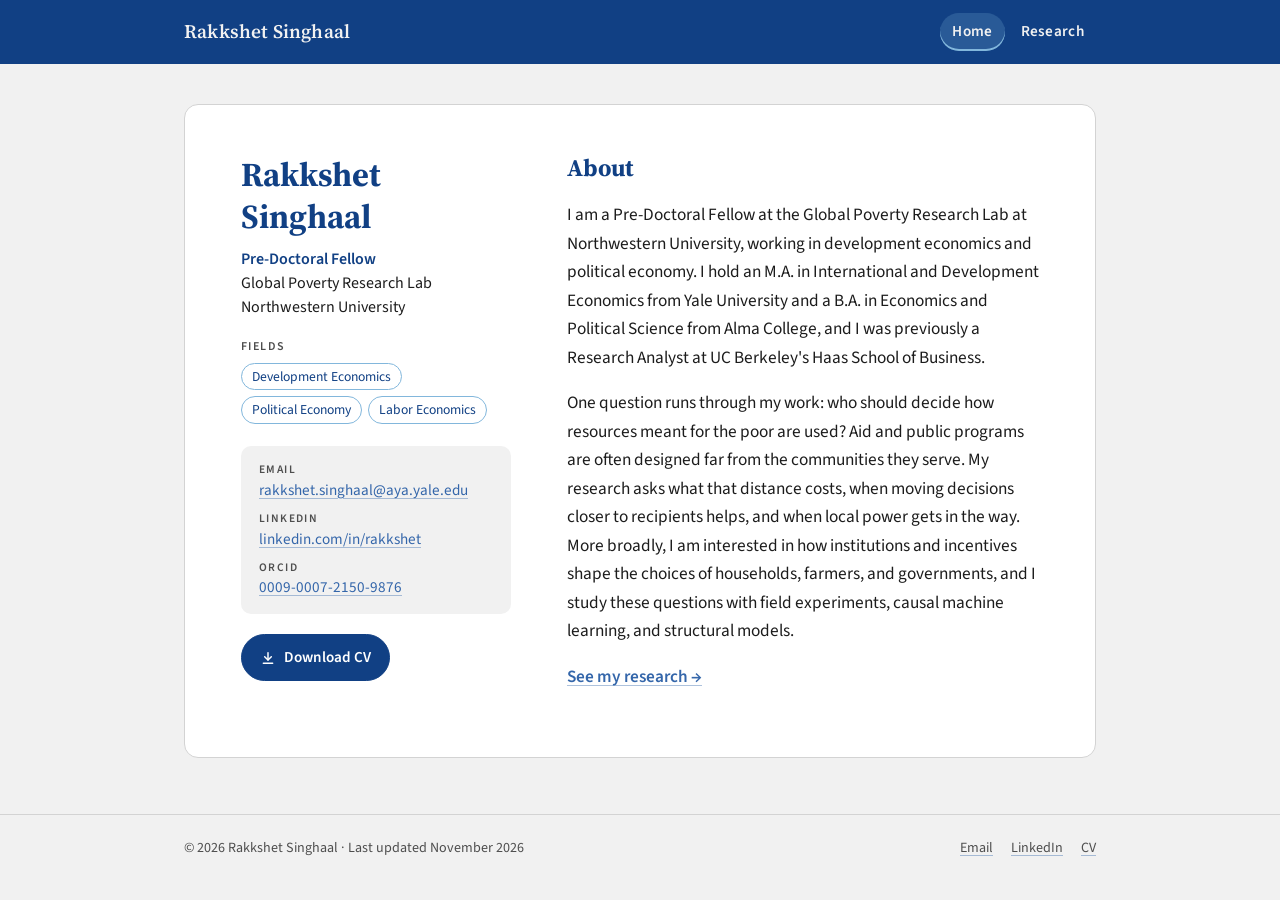
<file: index.html>
<!doctype html>
<html lang="en">
<head>
  <meta charset="utf-8">
  <meta name="viewport" content="width=device-width, initial-scale=1">
  <title>Rakkshet Singhaal</title>
  <meta name="description" content="Rakkshet Singhaal is a Pre-Doctoral Fellow at the Global Poverty Research Lab, Northwestern University, working in development economics and political economy.">
  <meta property="og:title" content="Rakkshet Singhaal">
  <meta property="og:description" content="Pre-Doctoral Fellow, Global Poverty Research Lab, Northwestern University. Development economics and political economy.">
  <meta property="og:type" content="website">
  <meta name="color-scheme" content="light dark">
  <link rel="icon" href="data:image/svg+xml,%3Csvg xmlns='http://www.w3.org/2000/svg' viewBox='0 0 64 64'%3E%3Crect width='64' height='64' rx='14' fill='%23114084'/%3E%3Ctext x='32' y='43' font-family='Georgia,serif' font-size='30' font-weight='700' text-anchor='middle' fill='%23F1F1F1'%3ERS%3C/text%3E%3C/svg%3E">
  <link rel="preconnect" href="https://fonts.googleapis.com">
  <link rel="preconnect" href="https://fonts.gstatic.com" crossorigin>
  <link href="https://fonts.googleapis.com/css2?family=Source+Sans+3:ital,wght@0,400;0,600;1,400&family=Source+Serif+4:opsz,wght@8..60,600;8..60,700&display=swap" rel="stylesheet">
  <link rel="stylesheet" href="style.css">
</head>
<body>

  <header class="site-header">
    <div class="wrap">
      <a class="brand" href="index.html">Rakkshet Singhaal</a>
      <nav class="site-nav" aria-label="Main">
        <a href="index.html" aria-current="page">Home</a>
        <a href="research.html">Research</a>
      </nav>
    </div>
  </header>

  <main>
    <div class="wrap">
      <div class="sheet home">

        <aside class="profile">
          <h1>Rakkshet Singhaal</h1>
          <p class="role">
            <strong>Pre-Doctoral Fellow</strong>
            Global Poverty Research Lab<br>
            Northwestern University
          </p>

          <span class="label">Fields</span>
          <ul class="fields">
            <li>Development Economics</li>
            <li>Political Economy</li>
            <li>Labor Economics</li>
          </ul>

          <dl class="contact">
            <dt>Email</dt>
            <dd><a href="mailto:rakkshet.singhaal@aya.yale.edu">rakkshet.singhaal@aya.yale.edu</a></dd>
            <dt>LinkedIn</dt>
            <dd><a href="https://www.linkedin.com/in/rakkshet">linkedin.com/in/rakkshet</a></dd>
            <dt>ORCID</dt>
            <dd><a href="https://orcid.org/0009-0007-2150-9876">0009-0007-2150-9876</a></dd>
          </dl>

          <a class="btn" href="files/Singhaal_CV.pdf">
            <svg viewBox="0 0 24 24" fill="none" stroke="currentColor" stroke-width="2.2" stroke-linecap="round" stroke-linejoin="round" aria-hidden="true"><path d="M12 4v11"/><path d="m7 10 5 5 5-5"/><path d="M5 20h14"/></svg>
            Download CV
          </a>
        </aside>

        <article class="bio">
          <h2>About</h2>
          <p>
            I am a Pre-Doctoral Fellow at the Global Poverty Research Lab at Northwestern University,
            working in development economics and political economy. I hold an M.A. in International and
            Development Economics from Yale University and a B.A. in Economics and Political Science from
            Alma College, and I was previously a Research Analyst at UC Berkeley's Haas School of Business.
          </p>
          <p>
            One question runs through my work: who should decide how resources meant for the poor are used?
            Aid and public programs are often designed far from the communities they serve. My research asks
            what that distance costs, when moving decisions closer to recipients helps, and when local power
            gets in the way. More broadly, I am interested in how institutions and incentives shape the
            choices of households, farmers, and governments, and I study these questions with field
            experiments, causal machine learning, and structural models.
          </p>
          <p><a class="more" href="research.html">See my research &rarr;</a></p>
        </article>

      </div>
    </div>
  </main>

  <footer class="site-footer">
    <div class="wrap">
      <span>&copy; 2026 Rakkshet Singhaal &middot; Last updated November 2026</span>
      <nav aria-label="Contact">
        <a href="mailto:rakkshet.singhaal@aya.yale.edu">Email</a>
        <a href="https://www.linkedin.com/in/rakkshet">LinkedIn</a>
        <a href="files/Singhaal_CV.pdf">CV</a>
      </nav>
    </div>
  </footer>

</body>
</html>
</file>
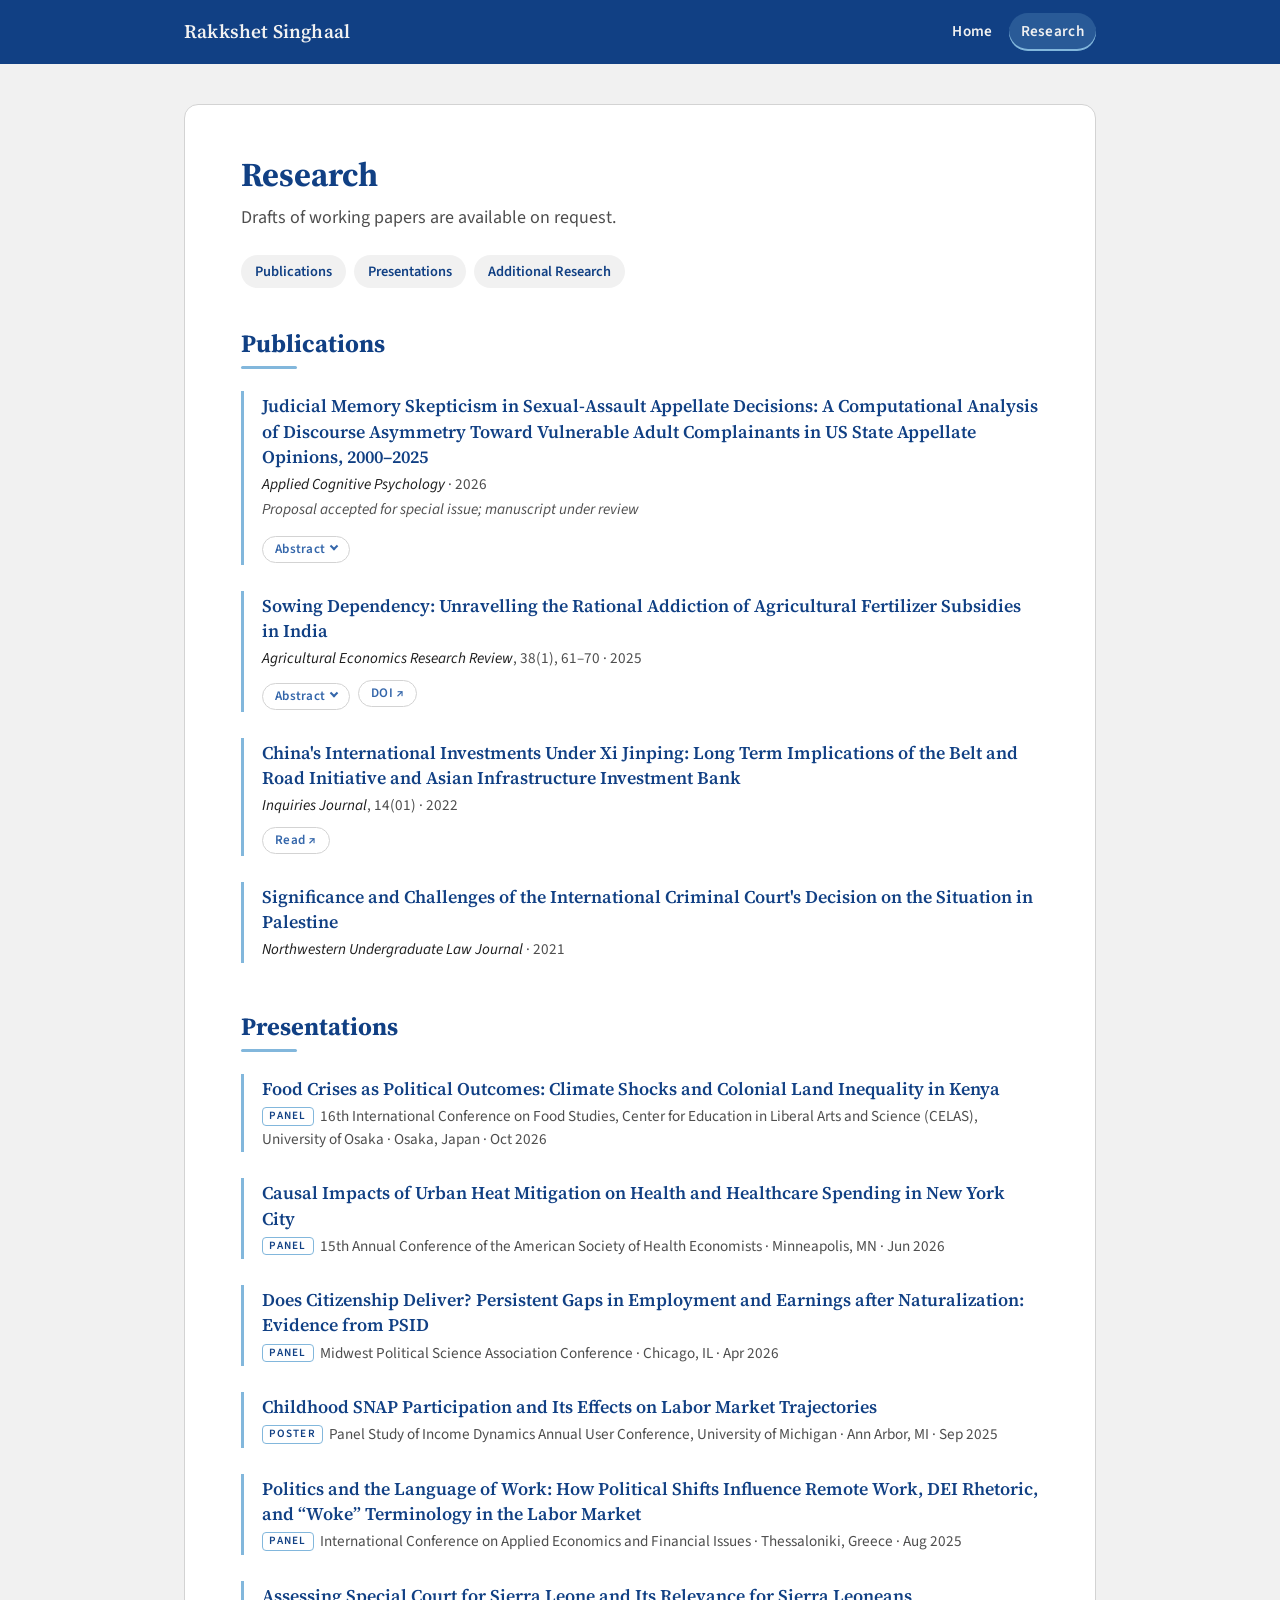
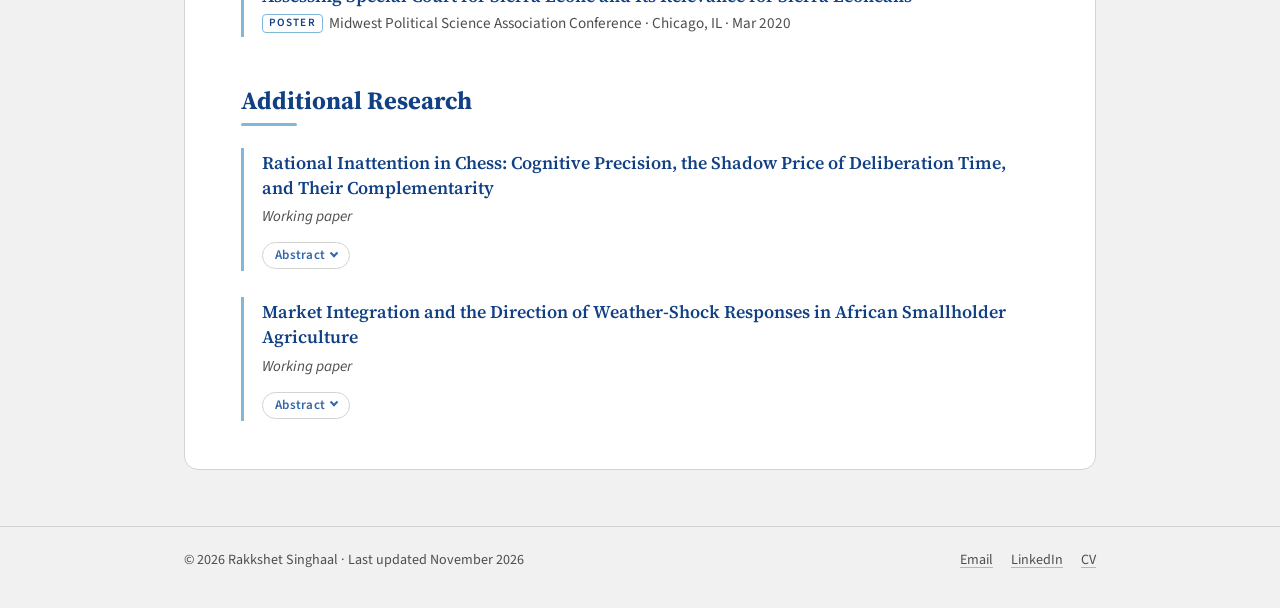
<file: research.html>
<!doctype html>
<html lang="en">
<head>
  <meta charset="utf-8">
  <meta name="viewport" content="width=device-width, initial-scale=1">
  <title>Research | Rakkshet Singhaal</title>
  <meta name="description" content="Publications, presentations, and research by Rakkshet Singhaal in development economics, political economy, and labor economics.">
  <meta property="og:title" content="Research | Rakkshet Singhaal">
  <meta property="og:description" content="Publications, presentations, and research in development economics, political economy, and labor economics.">
  <meta property="og:type" content="website">
  <meta name="color-scheme" content="light dark">
  <link rel="icon" href="data:image/svg+xml,%3Csvg xmlns='http://www.w3.org/2000/svg' viewBox='0 0 64 64'%3E%3Crect width='64' height='64' rx='14' fill='%23114084'/%3E%3Ctext x='32' y='43' font-family='Georgia,serif' font-size='30' font-weight='700' text-anchor='middle' fill='%23F1F1F1'%3ERS%3C/text%3E%3C/svg%3E">
  <link rel="preconnect" href="https://fonts.googleapis.com">
  <link rel="preconnect" href="https://fonts.gstatic.com" crossorigin>
  <link href="https://fonts.googleapis.com/css2?family=Source+Sans+3:ital,wght@0,400;0,600;1,400&family=Source+Serif+4:opsz,wght@8..60,600;8..60,700&display=swap" rel="stylesheet">
  <link rel="stylesheet" href="style.css">
</head>
<body>

  <header class="site-header">
    <div class="wrap">
      <a class="brand" href="index.html">Rakkshet Singhaal</a>
      <nav class="site-nav" aria-label="Main">
        <a href="index.html">Home</a>
        <a href="research.html" aria-current="page">Research</a>
      </nav>
    </div>
  </header>

  <main>
    <div class="wrap">
      <div class="sheet">

        <h1 class="page-title">Research</h1>
        <p class="lede">Drafts of working papers are available on request.</p>
        <ul class="toc">
          <li><a href="#publications">Publications</a></li>
          <li><a href="#presentations">Presentations</a></li>
          <li><a href="#additional">Additional Research</a></li>
        </ul>

        <!-- ================= PUBLICATIONS ================= -->
        <section id="publications">
          <h2 class="section-title">Publications</h2>
          <ol class="entries">

            <li class="entry">
              <h3>Judicial Memory Skepticism in Sexual-Assault Appellate Decisions: A Computational Analysis of Discourse Asymmetry Toward Vulnerable Adult Complainants in US State Appellate Opinions, 2000–2025</h3>
              <p class="meta"><em>Applied Cognitive Psychology</em> &middot; <span class="date">2026</span></p>
              <p class="status">Proposal accepted for special issue; manuscript under review</p>
              <div class="links">
                <details>
                  <summary>Abstract</summary>
                  <div class="abstract">
                    <p>Cognitive psychology holds that inconsistency within a witness's account is at best weakly diagnostic of whether that memory is accurate. This paper asks whether U.S. state appellate opinions in sexual-assault cases treat complainant memory in line with that consensus, and whether the answer differs by complainant vulnerability. Drawing on 59,340 published majority opinions from 110 state appellate courts (2000–2025), within-opinion regressions with court fixed effects show that opinions involving intoxicated complainants take a more skeptical stance toward memory (β = +0.033, p = .001), while those involving cognitively impaired complainants take a substantially less skeptical one (β = −0.167, p &lt; .001). Dispositions do not differ by complainant category once court and year are accounted for. The intoxicated-complainant subdomain shows the largest gap between appellate discourse and the cognitive-science benchmark.</p>
                  </div>
                </details>
              </div>
            </li>

            <li class="entry">
              <h3><a href="https://doi.org/10.1177/09713441251389413">Sowing Dependency: Unravelling the Rational Addiction of Agricultural Fertilizer Subsidies in India</a></h3>
              <p class="meta"><em>Agricultural Economics Research Review</em>, 38(1), 61–70 &middot; <span class="date">2025</span></p>
              <div class="links">
                <details>
                  <summary>Abstract</summary>
                  <div class="abstract">
                    <p>By utilizing the rational addiction framework, this article investigates the dynamics of fertilizer consumption influenced by subsidy policies. By estimating a demand equation that incorporates addictive behaviours (tolerance, reinforcement and withdrawal), the research highlights how past consumption influences future usage, creating a cycle of dependency that is difficult to break. Empirical evidence supports the hypothesis that subsidy dependence in Indian agriculture mimics addictive behaviour, with farmers increasing consumption over time despite diminishing returns. This addiction not only perpetuates environmental and financial inefficiencies but also hinders policy reforms aimed at sustainable agricultural practices and showcases the need for a gradual transition towards more sustainable farming methods.</p>
                  </div>
                </details>
                <a class="pill" href="https://doi.org/10.1177/09713441251389413">DOI &#8599;</a>
              </div>
            </li>

            <li class="entry">
              <h3><a href="https://www.inquiriesjournal.com/articles/1932/chinas-international-investments-under-xi-jinping-long-term-implications-of-the-belt-and-road-initiative-and-asian-infrastructure-investment-bank">China's International Investments Under Xi Jinping: Long Term Implications of the Belt and Road Initiative and Asian Infrastructure Investment Bank</a></h3>
              <p class="meta"><em>Inquiries Journal</em>, 14(01) &middot; <span class="date">2022</span></p>
              <div class="links">
                <a class="pill" href="https://www.inquiriesjournal.com/articles/1932/chinas-international-investments-under-xi-jinping-long-term-implications-of-the-belt-and-road-initiative-and-asian-infrastructure-investment-bank">Read &#8599;</a>
              </div>
            </li>

            <li class="entry">
              <h3>Significance and Challenges of the International Criminal Court's Decision on the Situation in Palestine</h3>
              <p class="meta"><em>Northwestern Undergraduate Law Journal</em> &middot; <span class="date">2021</span></p>
            </li>

          </ol>
        </section>

        <!-- ================= PRESENTATIONS ================= -->
        <section id="presentations">
          <h2 class="section-title">Presentations</h2>
          <ol class="entries">

            <li class="entry">
              <h3>Food Crises as Political Outcomes: Climate Shocks and Colonial Land Inequality in Kenya</h3>
              <p class="meta"><span class="kind">Panel</span>16th International Conference on Food Studies, Center for Education in Liberal Arts and Science (CELAS), University of Osaka &middot; Osaka, Japan &middot; <span class="date">Oct 2026</span></p>
            </li>

            <li class="entry">
              <h3>Causal Impacts of Urban Heat Mitigation on Health and Healthcare Spending in New York City</h3>
              <p class="meta"><span class="kind">Panel</span>15th Annual Conference of the American Society of Health Economists &middot; Minneapolis, MN &middot; <span class="date">Jun 2026</span></p>
            </li>

            <li class="entry">
              <h3>Does Citizenship Deliver? Persistent Gaps in Employment and Earnings after Naturalization: Evidence from PSID</h3>
              <p class="meta"><span class="kind">Panel</span>Midwest Political Science Association Conference &middot; Chicago, IL &middot; <span class="date">Apr 2026</span></p>
            </li>

            <li class="entry">
              <h3>Childhood SNAP Participation and Its Effects on Labor Market Trajectories</h3>
              <p class="meta"><span class="kind">Poster</span>Panel Study of Income Dynamics Annual User Conference, University of Michigan &middot; Ann Arbor, MI &middot; <span class="date">Sep 2025</span></p>
            </li>

            <li class="entry">
              <h3>Politics and the Language of Work: How Political Shifts Influence Remote Work, DEI Rhetoric, and “Woke” Terminology in the Labor Market</h3>
              <p class="meta"><span class="kind">Panel</span>International Conference on Applied Economics and Financial Issues &middot; Thessaloniki, Greece &middot; <span class="date">Aug 2025</span></p>
            </li>

            <li class="entry">
              <h3>Assessing Special Court for Sierra Leone and Its Relevance for Sierra Leoneans</h3>
              <p class="meta"><span class="kind">Poster</span>Midwest Political Science Association Conference &middot; Chicago, IL &middot; <span class="date">Mar 2020</span></p>
            </li>

          </ol>
        </section>

        <!-- ================= ADDITIONAL RESEARCH ================= -->
        <section id="additional">
          <h2 class="section-title">Additional Research</h2>
          <ol class="entries">

            <li class="entry">
              <h3>Rational Inattention in Chess: Cognitive Precision, the Shadow Price of Deliberation Time, and Their Complementarity</h3>
              <p class="status">Working paper</p>
              <div class="links">
                <details>
                  <summary>Abstract</summary>
                  <div class="abstract">
                    <p>A poor decision made under the clock can arise from a lack of skill or a shortage of time, and the two leave much the same trace. Chess observes both unusually well, since every candidate move can be scored and the clock is recorded after each move. This paper estimates a rational inattention model on 36 million chess decisions by 243,595 players, separating a reflexive pull toward captures and checks from genuine skill and treating the clock as one budget spread across a whole game. One more second of clock is worth roughly three times as much to an elite player as to everyone else, and its value rises almost one for one with skill. A typical club player matches a master's expected result on an ordinary move by thinking about five times as long, while a player in the weakest one and a half percent would need closer to ten thousand times as long.</p>
                  </div>
                </details>
              </div>
            </li>

            <li class="entry">
              <h3>Market Integration and the Direction of Weather-Shock Responses in African Smallholder Agriculture</h3>
              <p class="status">Working paper</p>
              <div class="links">
                <details>
                  <summary>Abstract</summary>
                  <div class="abstract">
                    <p>Standard treatments of weather shocks in smallholder agriculture model market integration as a scalar: better-connected households smooth shocks more effectively, but every margin is presumed to move in the same direction. This paper tests a sharper claim, that integration changes which direction specific margins move. Using LSMS-ISA household panels from seven African countries (96,994 household-wave observations, 2009–2022), a satellite-derived rainfall shock, and travel time to the nearest city as a proxy for integration, it estimates household fixed-effects regressions that interact the shock with remoteness. Under a shock, hired-in agricultural wages rise in integrated areas and fall in remote ones, local output prices move the opposite way, and off-farm hours shift away from remote areas (all p &lt; 0.001). Nigeria and Niger, agroecologically similar but very differently integrated, match five of five and three of three regime predictions respectively.</p>
                  </div>
                </details>
              </div>
            </li>

          </ol>
        </section>

      </div>
    </div>
  </main>

  <footer class="site-footer">
    <div class="wrap">
      <span>&copy; 2026 Rakkshet Singhaal &middot; Last updated November 2026</span>
      <nav aria-label="Contact">
        <a href="mailto:rakkshet.singhaal@aya.yale.edu">Email</a>
        <a href="https://www.linkedin.com/in/rakkshet">LinkedIn</a>
        <a href="files/Singhaal_CV.pdf">CV</a>
      </nav>
    </div>
  </footer>

</body>
</html>
</file>
<file: style.css>
/* ==========================================================
   Rakkshet Singhaal: personal site
   Palette (edit here to recolor the whole site)
   ========================================================== */
:root {
  --imperial: #114084;   /* Dark Imperial Blue */
  --cobalt: #3466AA;     /* Light Cobalt Blue  */
  --gulf: #82B7DC;       /* Gulf Blue          */
  --seashell: #F1F1F1;   /* Medium Seashell    */
  --gray: #808080;       /* Gray               */
  --blackboard: #1C1C1C; /* Blackboard         */

  /* roles */
  --bg: var(--seashell);
  --sheet: #FFFFFF;
  --panel: var(--seashell);
  --text: var(--blackboard);
  --muted: color-mix(in srgb, var(--blackboard) 78%, var(--sheet));
  --heading: var(--imperial);
  --link: var(--cobalt);
  --link-hover: var(--imperial);
  --accent: var(--gulf);
  --rule: color-mix(in srgb, var(--gray) 35%, var(--sheet));
  --band: var(--imperial);
  --band-text: var(--seashell);

  --serif: "Source Serif 4", Georgia, "Times New Roman", serif;
  --sans: "Source Sans 3", -apple-system, "Segoe UI", Helvetica, Arial, sans-serif;
  --wrap: 960px;
}

@media (prefers-color-scheme: dark) {
  :root {
    --bg: var(--blackboard);
    --sheet: color-mix(in srgb, var(--blackboard) 94%, var(--seashell));
    --panel: color-mix(in srgb, var(--blackboard) 86%, var(--seashell));
    --text: var(--seashell);
    --muted: color-mix(in srgb, var(--seashell) 72%, var(--blackboard));
    --heading: var(--gulf);
    --link: var(--gulf);
    --link-hover: var(--seashell);
    --rule: color-mix(in srgb, var(--gray) 45%, var(--blackboard));
  }
}

/* ---------- base ---------- */
*, *::before, *::after { box-sizing: border-box; }
html { -webkit-text-size-adjust: 100%; }
body {
  margin: 0;
  background: var(--bg);
  color: var(--text);
  font-family: var(--sans);
  font-size: 18px;
  line-height: 1.65;
}
a { color: var(--link); text-decoration-color: color-mix(in srgb, var(--link) 40%, transparent); text-underline-offset: 3px; }
a:hover { color: var(--link-hover); text-decoration-color: currentColor; }
a:focus-visible, summary:focus-visible { outline: 2px solid var(--accent); outline-offset: 3px; border-radius: 4px; }
h1, h2, h3 { font-family: var(--serif); color: var(--heading); line-height: 1.25; margin: 0; }
p { margin: 0 0 1em; }

.wrap { max-width: var(--wrap); margin: 0 auto; padding: 0 24px; }

/* ---------- header band ---------- */
.site-header { background: var(--band); color: var(--band-text); }
.site-header .wrap { display: flex; align-items: center; justify-content: space-between; gap: 16px; min-height: 64px; }
.brand { font-family: var(--serif); font-weight: 600; font-size: 1.2rem; color: var(--band-text); text-decoration: none; letter-spacing: 0.01em; }
.brand:hover { color: var(--gulf); }
.site-nav { display: flex; gap: 4px; }
.site-nav a {
  color: var(--band-text); text-decoration: none; font-weight: 600; font-size: 0.95rem;
  padding: 6px 12px; border-radius: 999px; letter-spacing: 0.02em;
}
.site-nav a:hover { color: var(--gulf); }
.site-nav a[aria-current="page"] { background: color-mix(in srgb, var(--gulf) 22%, transparent); box-shadow: inset 0 -2px 0 var(--gulf); }

/* ---------- main sheet ---------- */
main { padding: 40px 0 56px; }
.sheet {
  background: var(--sheet);
  border: 1px solid var(--rule);
  border-radius: 14px;
  padding: 48px 56px;
}

/* ---------- home ---------- */
.home { display: grid; grid-template-columns: 270px 1fr; gap: 56px; align-items: start; }
.profile h1 { font-size: 2.1rem; font-weight: 700; margin-bottom: 10px; }
.role { color: var(--text); font-size: 1rem; line-height: 1.5; margin-bottom: 18px; }
.role strong { display: block; font-weight: 600; color: var(--heading); }
.label {
  display: block; font-size: 0.75rem; font-weight: 600; letter-spacing: 0.12em; text-transform: uppercase;
  color: var(--muted); margin-bottom: 6px;
}
.fields { list-style: none; padding: 0; margin: 0 0 22px; display: flex; flex-wrap: wrap; gap: 6px; }
.fields li {
  font-size: 0.85rem; line-height: 1.3; padding: 4px 10px; border-radius: 999px;
  border: 1px solid var(--accent); color: var(--heading);
}
.contact {
  background: var(--panel); border-radius: 10px; padding: 16px 18px; margin: 0 0 20px;
  font-size: 0.95rem; line-height: 1.45;
}
.contact dt { font-size: 0.72rem; font-weight: 600; letter-spacing: 0.12em; text-transform: uppercase; color: var(--muted); }
.contact dd { margin: 0 0 10px; overflow-wrap: anywhere; }
.contact dd:last-child { margin-bottom: 0; }
.btn {
  display: inline-flex; align-items: center; gap: 8px;
  background: var(--imperial); color: #FFFFFF; text-decoration: none; font-weight: 600; font-size: 0.95rem;
  padding: 10px 18px; border-radius: 999px; border: 1px solid var(--imperial);
  transition: background-color .15s ease;
}
.btn:hover { background: var(--cobalt); border-color: var(--cobalt); color: #FFFFFF; }
.btn svg { width: 16px; height: 16px; }

.bio h2 { font-size: 1.5rem; margin-bottom: 18px; }
.bio p { font-size: 1.08rem; }
.more { font-weight: 600; }

/* ---------- section headings ---------- */
.section-title { font-size: 1.55rem; margin: 0 0 22px; padding-bottom: 10px; position: relative; }
.section-title::after {
  content: ""; position: absolute; left: 0; bottom: 0; width: 56px; height: 3px; border-radius: 2px; background: var(--accent);
}

/* ---------- research ---------- */
.page-title { font-size: 2.1rem; margin-bottom: 8px; }
.lede { color: var(--muted); margin-bottom: 22px; }
.toc { display: flex; flex-wrap: wrap; gap: 8px; margin: 0 0 40px; padding: 0; list-style: none; }
.toc a {
  display: inline-block; text-decoration: none; font-size: 0.9rem; font-weight: 600;
  padding: 5px 14px; border-radius: 999px; background: var(--panel); color: var(--heading);
}
.toc a:hover { background: color-mix(in srgb, var(--gulf) 30%, var(--panel)); }

section + section { margin-top: 48px; }
section[id] { scroll-margin-top: 24px; }
.entries { list-style: none; margin: 0; padding: 0; }
.entry { border-left: 3px solid var(--accent); padding: 2px 0 2px 18px; margin-bottom: 26px; }
.entry:last-child { margin-bottom: 0; }
.entry h3 { font-size: 1.12rem; font-weight: 600; line-height: 1.4; margin-bottom: 4px; }
.entry h3 a { color: inherit; text-decoration: none; }
.entry h3 a:hover { color: var(--link); text-decoration: underline; }
.meta { font-size: 0.95rem; color: var(--muted); margin: 0; line-height: 1.5; }
.meta em { color: var(--text); }
.status { font-size: 0.95rem; font-style: italic; color: var(--muted); margin: 2px 0 0; }
.kind {
  display: inline-block; font-style: normal; font-size: 0.7rem; font-weight: 600; letter-spacing: 0.1em;
  text-transform: uppercase; color: var(--heading); border: 1px solid var(--accent);
  border-radius: 4px; padding: 0 6px; margin-right: 6px; vertical-align: 2px;
}
.date { white-space: nowrap; }

.links { display: flex; flex-wrap: wrap; align-items: flex-start; gap: 8px; margin-top: 10px; }
.pill, details > summary {
  display: inline-flex; align-items: center; gap: 6px; cursor: pointer;
  font-size: 0.82rem; font-weight: 600; letter-spacing: 0.02em; line-height: 1;
  padding: 6px 12px; border-radius: 999px; border: 1px solid var(--rule);
  color: var(--link); background: transparent; text-decoration: none;
}
.pill:hover, details > summary:hover { border-color: var(--accent); background: var(--panel); }
details { flex: 0 1 auto; min-width: 0; }
details > summary { list-style: none; width: max-content; }
details > summary::-webkit-details-marker { display: none; }
details > summary::after { content: ""; width: 6px; height: 6px; border-right: 2px solid currentColor; border-bottom: 2px solid currentColor; transform: rotate(45deg) translate(-2px, -2px); transition: transform .15s ease; }
details[open] > summary::after { transform: rotate(-135deg) translate(-2px, -2px); }
details[open] > summary { background: var(--panel); border-color: var(--accent); }
.abstract {
  background: var(--panel); border-radius: 10px; padding: 14px 18px; margin-top: 10px;
  font-size: 0.97rem; line-height: 1.6;
}
.abstract p:last-child { margin-bottom: 0; }

/* ---------- footer ---------- */
.site-footer { border-top: 1px solid var(--rule); padding: 22px 0 36px; font-size: 0.88rem; color: var(--muted); }
.site-footer .wrap { display: flex; flex-wrap: wrap; justify-content: space-between; gap: 8px 24px; }
.site-footer a { color: var(--muted); }
.site-footer a:hover { color: var(--link); }
.site-footer nav { display: flex; gap: 18px; }

/* ---------- small screens ---------- */
@media (max-width: 820px) {
  .home { grid-template-columns: 1fr; gap: 32px; }
  .sheet { padding: 32px 28px; }
}
@media (max-width: 560px) {
  body { font-size: 17px; }
  .wrap { padding: 0 16px; }
  main { padding: 16px 0 36px; }
  .sheet { padding: 24px 18px; border-radius: 10px; }
  .brand { font-size: 1.05rem; }
  .site-nav a { padding: 6px 10px; }
  .profile h1, .page-title { font-size: 1.75rem; }
  .entry { padding-left: 14px; }
}

/* ---------- print ---------- */
@media print {
  body { background: #FFFFFF; color: #000000; font-size: 11pt; }
  .site-header, .site-footer, .toc, .links .pill { display: none; }
  .sheet { border: 0; padding: 0; }
}
</file>
